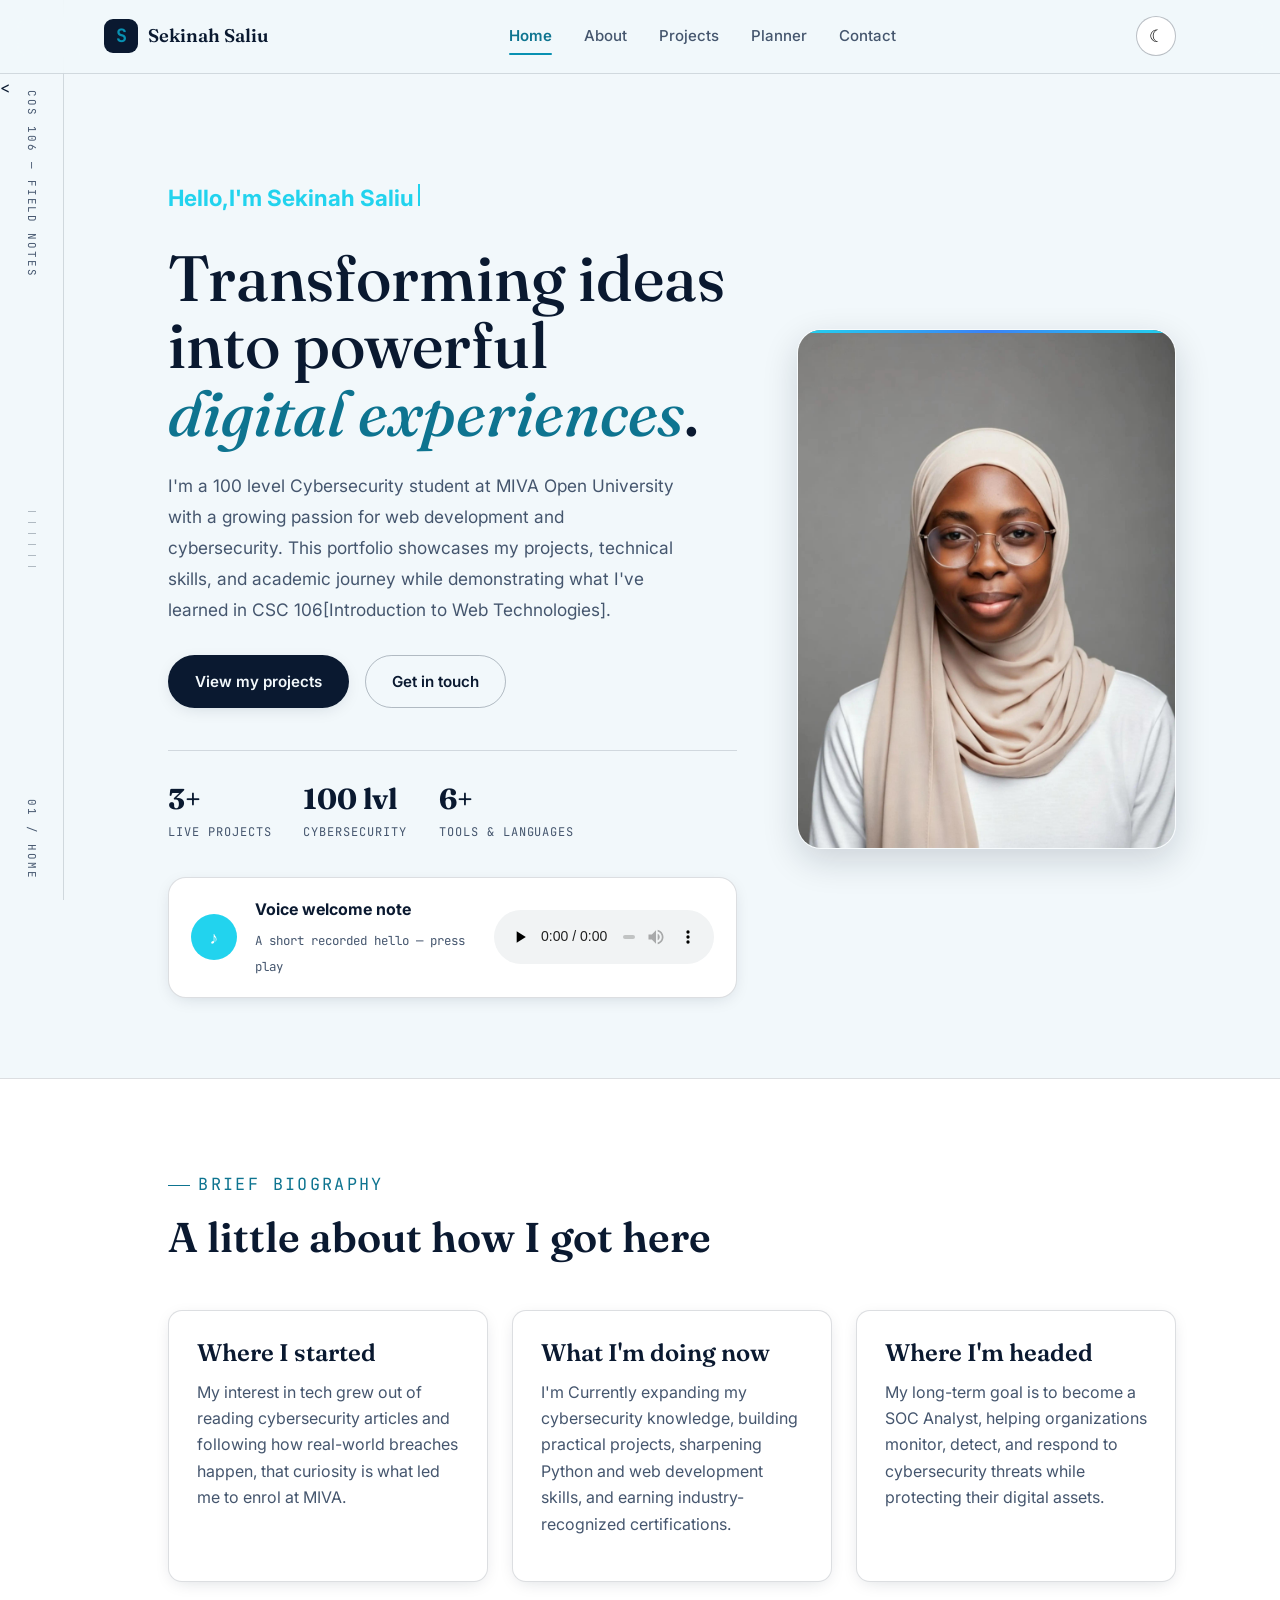
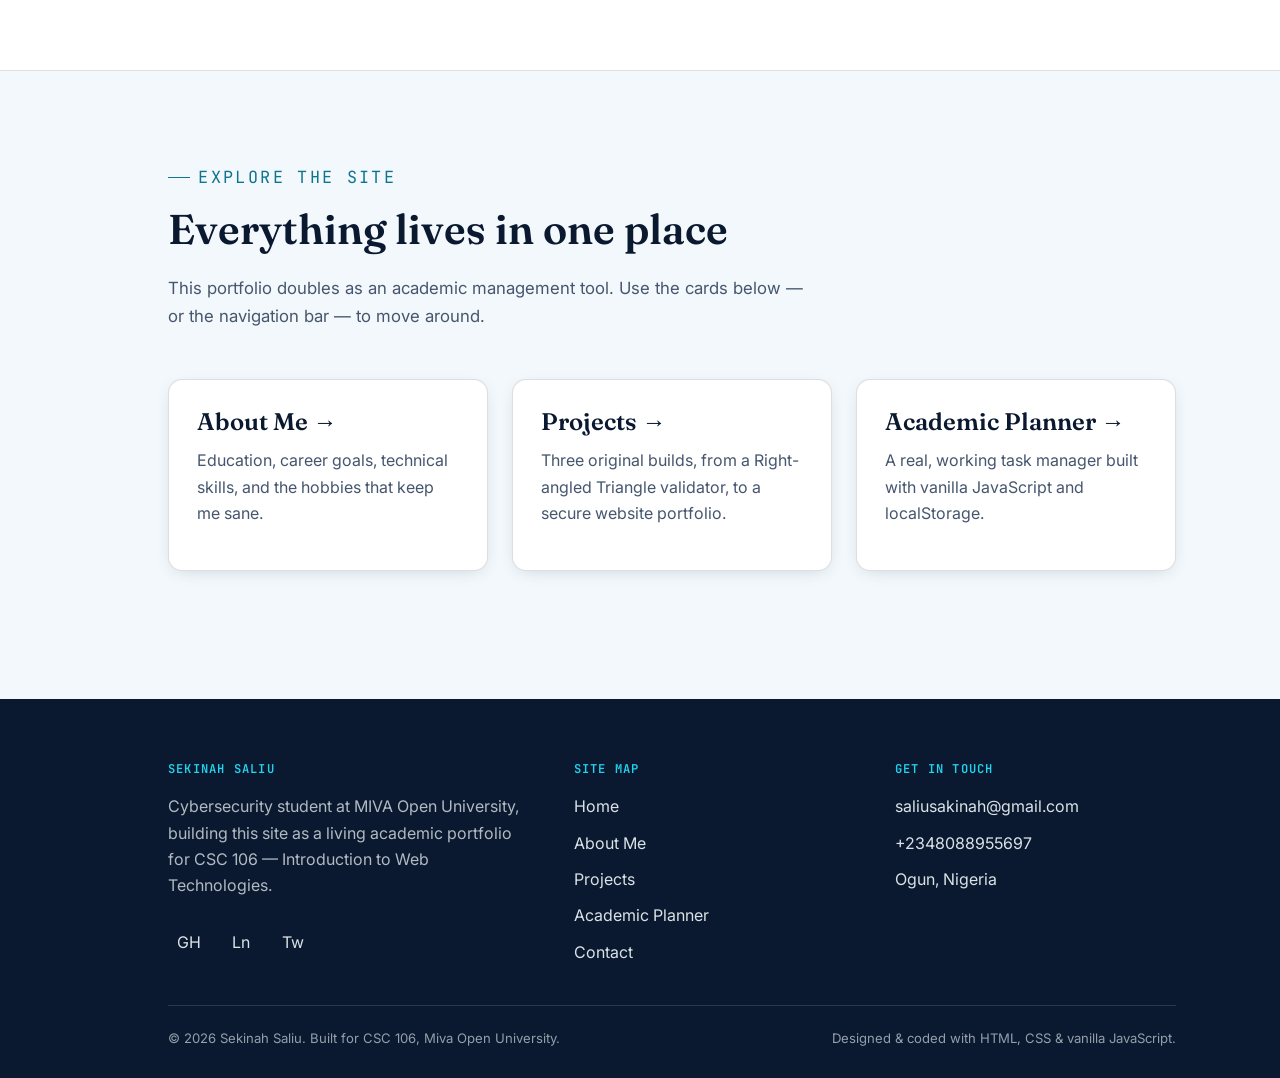
<file: index.html>
<!DOCTYPE html>
<html lang="en">
<head>
  <meta charset="UTF-8" />
  <meta name="viewport" content="width=device-width, initial-scale=1.0" />
  <title>Sekinah Saliu — Cybersecurity Student &amp; Aspiring SOC Analyst</title>
  <meta name="description" content="Personal academic portfolio of Sekinah Saliu, a 100 level Cybersecurity student at MIVA Open University, showcasing projects, skills, and an academic planner." />
  <link rel="icon" type="image/svg+xml" href="assets/img/favicon.svg" />

  <link rel="preconnect" href="https://fonts.googleapis.com" />
  <link rel="preconnect" href="https://fonts.gstatic.com" crossorigin />
  <link href="https://fonts.googleapis.com/css2?family=Fraunces:ital,opsz,wght@0,9..144,400;0,9..144,500;0,9..144,600;1,9..144,500&family=Inter:wght@400;500;600;700&family=JetBrains+Mono:wght@400;500&display=swap" rel="stylesheet" />

  <link rel="stylesheet" href="style.css" />
</head>
<body>

  <!-- Loading screen -->
  <div class="loader" data-loader>
    <div class="loader__mark">
      <span>COMPILING PORTFOLIO…</span>
      <div class="loader__bar"></div>
    </div>
  </div>

  <a class="skip-link" href="#main">Skip to main content</a>
  <div class="progress-bar" data-progress-bar></div>

  <!-- Signature margin spine -->
  <aside class="spine" aria-hidden="true">
    <span class="spine__label">COS 106 — FIELD NOTES</span>
    <div class="spine__ticks">
      <span class="spine__tick"></span><span class="spine__tick"></span><span class="spine__tick"></span>
      <span class="spine__tick"></span><span class="spine__tick"></span><span class="spine__tick"></span>
    </div>
    <span class="spine__label">01 / HOME</span>
  </aside>

  <!-- Header / Navigation -->
  <header class="site-header" data-site-header>
    <nav class="nav" data-nav aria-label="Primary">
      <a class="nav__brand" href="index.html">
        <span class="nav__brand-mark" aria-hidden="true">S</span>
        Sekinah Saliu
      </a>

      <ul class="nav__links">
        <li><a href="index.html" aria-current="page">Home</a></li>
        <li><a href="about.html">About</a></li>
        <li><a href="projects.html">Projects</a></li>
        <li><a href="planner.html">Planner</a></li>
        <li><a href="contact.html">Contact</a></li>
      </ul>

      <div class="nav__actions">
        <button class="theme-toggle" data-theme-toggle type="button" aria-pressed="false" aria-label="Switch to dark mode">☾</button>
        <button class="nav__toggle" data-nav-toggle type="button" aria-expanded="false" aria-controls="nav-links" aria-label="Toggle menu">
          <span></span><span></span><span></span>
        </button>
      </div>
    </nav>
  </header>

  <main id="main">

    <!-- Hero -->
    <<section class="hero">
  <div class="wrap hero__grid">
    <div class="hero__intro reveal">

      <p class="hero__type"
   data-typing="Hello,I'm Sekinah Saliu|You're welcome to my portfolio!"></p>

      <h1>Transforming ideas into powerful<span class="accent"> digital experiences</span>.</h1>
          <p class="hero__bio">
            I'm a 100 level Cybersecurity student at MIVA Open University with a growing passion for web development and cybersecurity. This portfolio showcases my projects, technical skills, and academic journey while demonstrating what I've learned in CSC 106[Introduction to Web Technologies].
          </p>

          <div class="hero__cta">
            <a class="btn btn--primary" href="projects.html">View my projects</a>
            <a class="btn btn--ghost" href="contact.html">Get in touch</a>
          </div>

          <div class="hero__stats">
            <div>
              <div class="hero__stat-num">3+</div>
              <div class="hero__stat-label">Live projects</div>
            </div>
            <div>
              <div class="hero__stat-num">100 lvl</div>
              <div class="hero__stat-label">Cybersecurity</div>
            </div>
            <div>
              <div class="hero__stat-num">6+</div>
              <div class="hero__stat-label">Tools &amp; languages</div>
            </div>
          </div>

          <div class="audio-card">
            <div class="audio-card__icon" aria-hidden="true">♪</div>
            <div class="audio-card__text">
              <strong>Voice welcome note</strong>
              <span>A short recorded hello — press play</span>
            </div>
            <audio controls preload="none">
              <source src="audio.mp3" type="audio/mpeg" />
              Your browser does not support the audio element.
            </audio>
          </div>
        </div>

        <div class="hero__portrait reveal">
      <img src="Profile.jpg" alt="Portrait of Sekinah Saliu">
    </div>

  </div>
</section>

    <!-- Quick bio -->
    <section class="section--muted">
      <div class="wrap">
        <div class="section-head reveal">
          <p class="eyebrow">Brief biography</p>
          <h2>A little about how I got here</h2>
        </div>

        <div class="grid-3 reveal-stagger">
          <article class="card reveal" style="--i:0">
            <h3>Where I started</h3>
            <p>My interest in tech grew out of reading cybersecurity articles and following how
              real-world breaches happen, that curiosity is what led me to enrol at MIVA.</p>
          </article>
          <article class="card reveal" style="--i:1">
            <h3>What I'm doing now</h3>
            <p>I'm Currently expanding my cybersecurity knowledge, building practical projects, sharpening Python and web development skills, and earning industry-recognized certifications.</p>
          </article>
          <article class="card reveal" style="--i:2">
            <h3>Where I'm headed</h3>
            <p>My long-term goal is to become a SOC Analyst, helping organizations monitor, detect, and respond to cybersecurity threats while protecting their digital assets.</p>
          </article>
        </div>
      </div>
    </section>

    <!-- Navigation preview cards -->
    <section>
      <div class="wrap">
        <div class="section-head reveal">
          <p class="eyebrow">Explore the site</p>
          <h2>Everything lives in one place</h2>
          <p>This portfolio doubles as an academic management tool. Use the cards below — or the
            navigation bar — to move around.</p>
        </div>

        <div class="grid-3 reveal-stagger">
          <a class="card reveal" style="--i:0" href="about.html">
            <h3>About Me →</h3>
            <p>Education, career goals, technical skills, and the hobbies that keep me sane.</p>
          </a>
          <a class="card reveal" style="--i:1" href="projects.html">
            <h3>Projects →</h3>
            <p>Three original builds, from a Right-angled Triangle validator, to a secure website portfolio.</p>
          </a>
          <a class="card reveal" style="--i:2" href="planner.html">
            <h3>Academic Planner →</h3>
            <p>A real, working task manager built with vanilla JavaScript and localStorage.</p>
          </a>
        </div>
      </div>
    </section>

  </main>

  <!-- Footer -->
  <footer class="site-footer">
    <div class="wrap">
      <div class="footer-grid">
        <div>
          <h4>Sekinah Saliu</h4>
          <p>Cybersecurity student at MIVA Open University, building this site as a
            living academic portfolio for CSC 106 — Introduction to Web Technologies.</p>
          <div class="social-row">
            <a href="https://github.com/" target="_blank" rel="noopener noreferrer" aria-label="GitHub profile">GH</a>
            <a href="https://linkedin.com/" target="_blank" rel="noopener noreferrer" aria-label="LinkedIn profile">Ln</a>
            <a href="https://twitter.com/" target="_blank" rel="noopener noreferrer" aria-label="Twitter profile">Tw</a>
          </div>
        </div>
        <div>
          <h4>Site map</h4>
          <ul>
            <li><a href="index.html">Home</a></li>
            <li><a href="about.html">About Me</a></li>
            <li><a href="projects.html">Projects</a></li>
            <li><a href="planner.html">Academic Planner</a></li>
            <li><a href="contact.html">Contact</a></li>
          </ul>
        </div>
        <div>
          <h4>Get in touch</h4>
          <ul>
            <li>saliusakinah@gmail.com</li>
            <li>+2348088955697</li>
            <li>Ogun, Nigeria</li>
          </ul>
        </div>
      </div>
      <div class="footer-bottom">
        <span>© <span data-year>2026</span> Sekinah Saliu. Built for CSC 106, Miva Open University.</span>
        <span>Designed &amp; coded with HTML, CSS &amp; vanilla JavaScript.</span>
      </div>
    </div>
  </footer>

  <button class="back-to-top" data-back-to-top type="button" aria-label="Back to top">↑</button>

  <script src="script.js"></script>
</body>
</html>
</file>
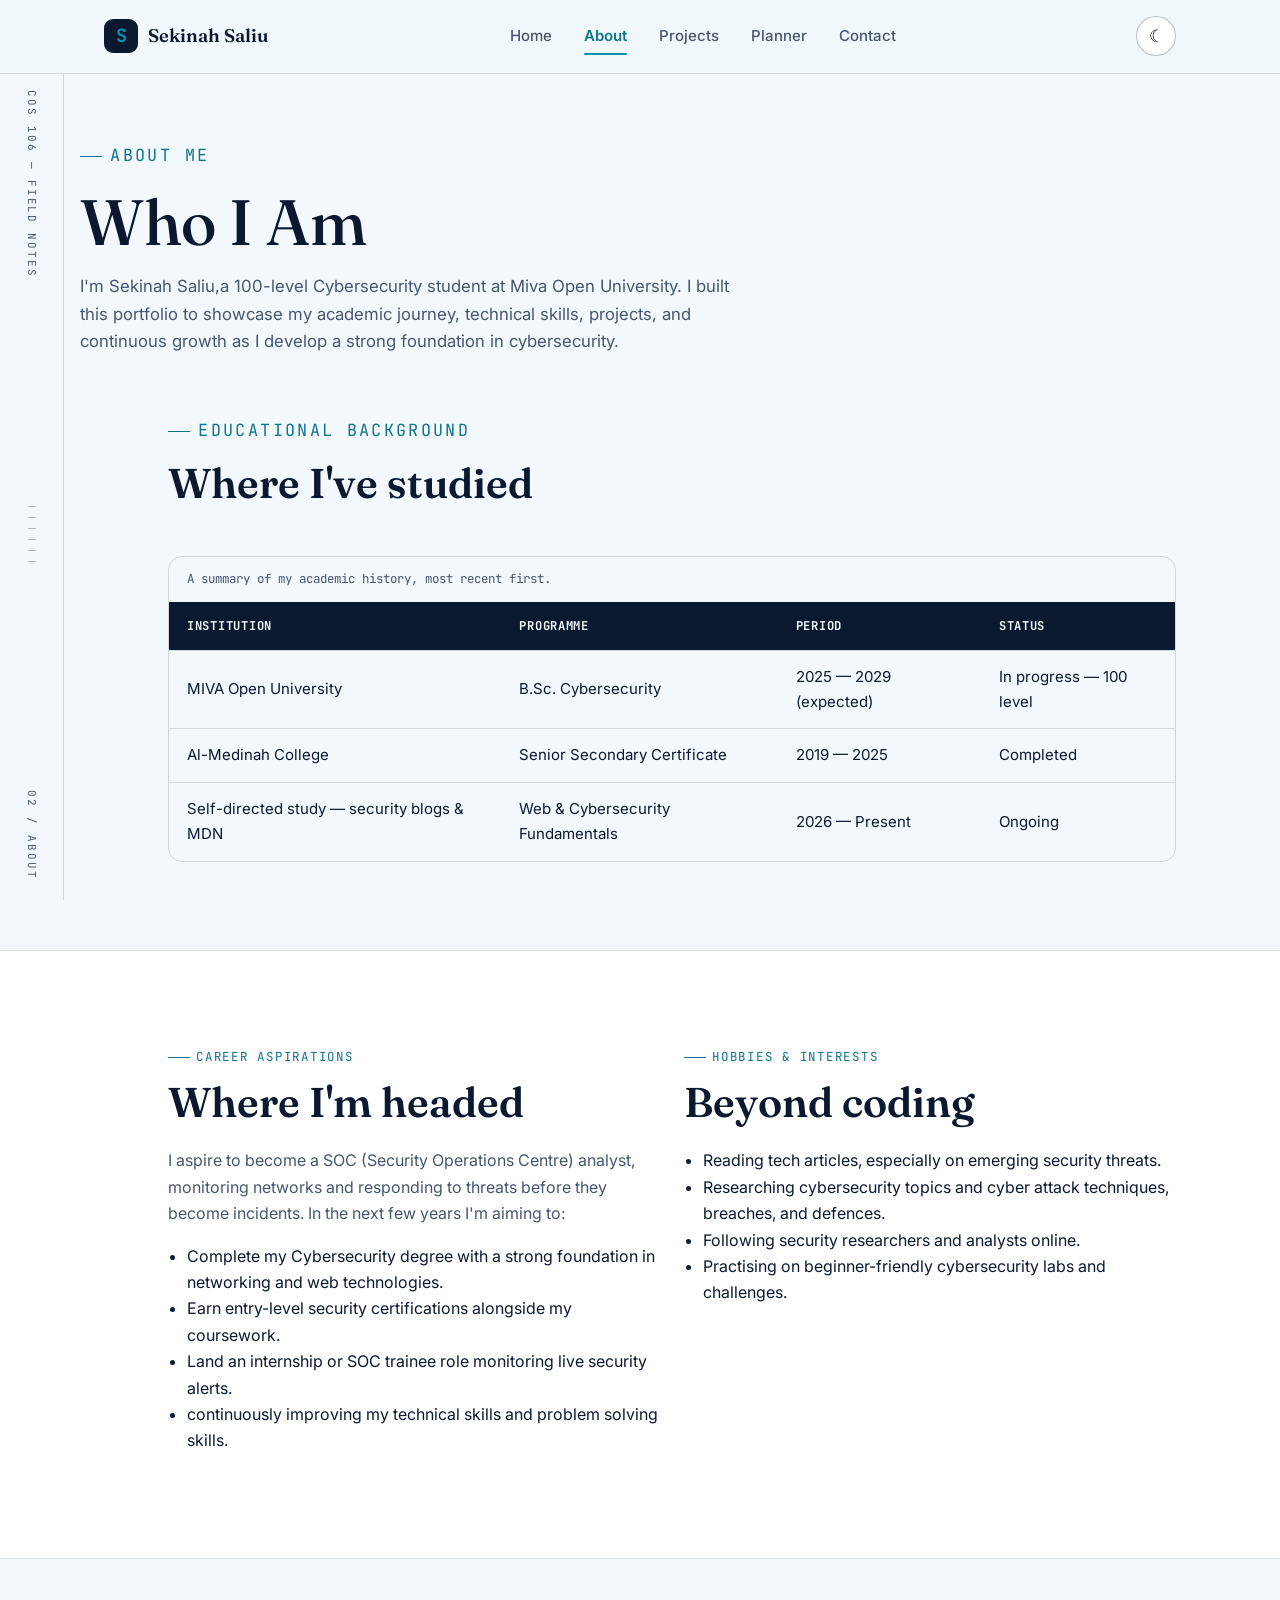
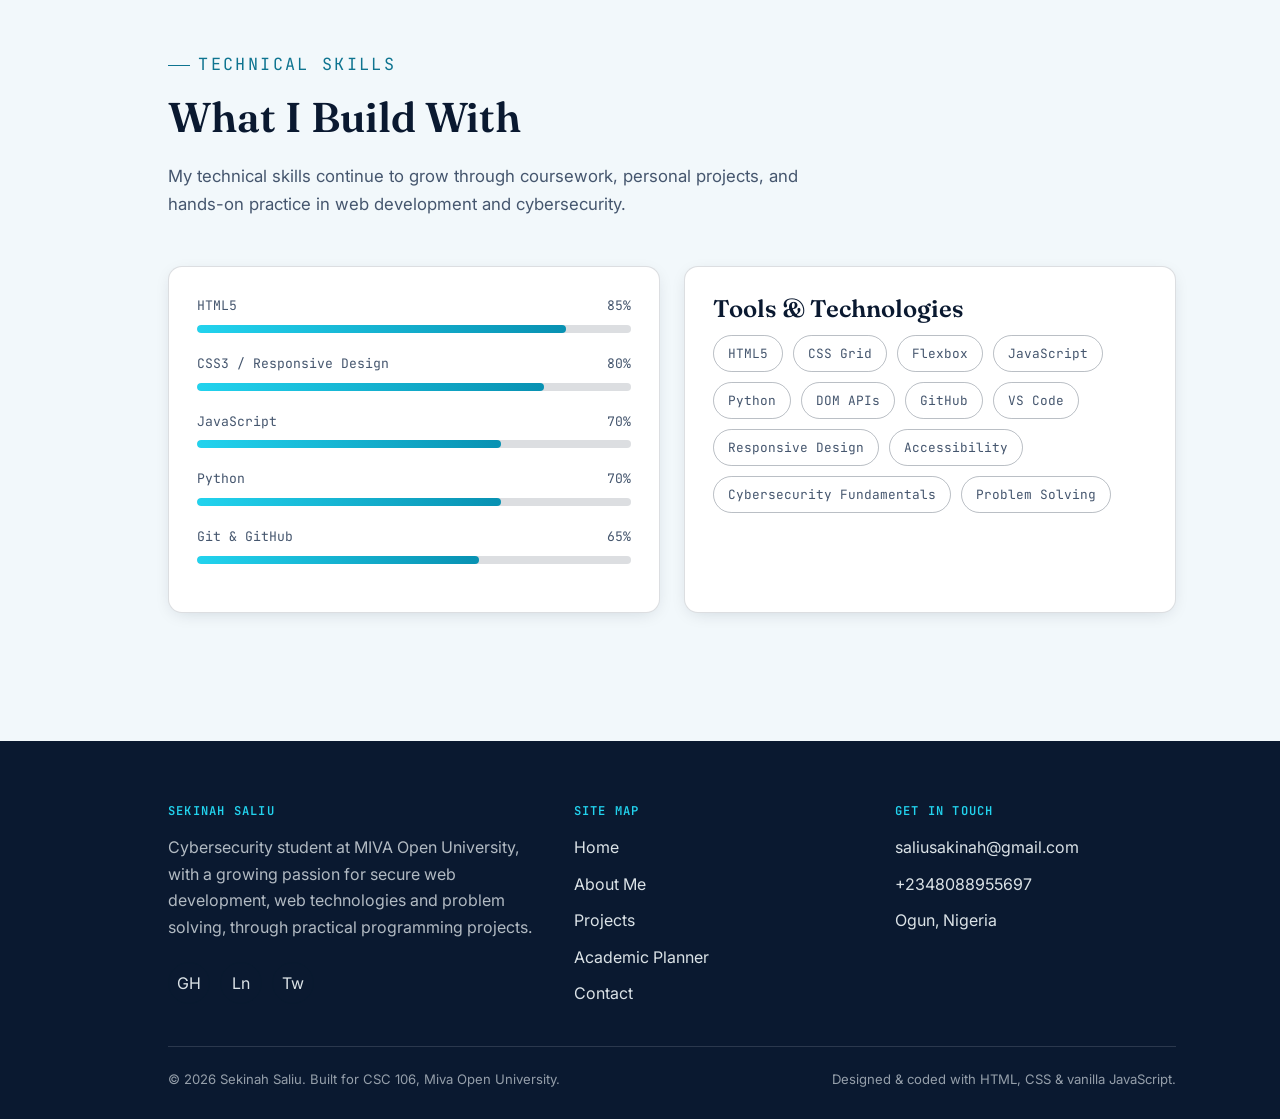
<file: about.html>
<!DOCTYPE html>
<html lang="en">
<head>
  <meta charset="UTF-8" />
  <meta name="viewport" content="width=device-width, initial-scale=1.0" />
  <title>About Me — Sekinah Saliu</title>
  <meta name="description" content="Education, career aspirations, technical skills, and hobbies of Sekinah Saliu, a 100 level Cybersecurity student." />
  <link rel="icon" type="image/svg+xml" href="assets/img/favicon.svg" />

  <link rel="preconnect" href="https://fonts.googleapis.com" />
  <link rel="preconnect" href="https://fonts.gstatic.com" crossorigin />
  <link href="https://fonts.googleapis.com/css2?family=Fraunces:ital,opsz,wght@0,9..144,400;0,9..144,500;0,9..144,600;1,9..144,500&family=Inter:wght@400;500;600;700&family=JetBrains+Mono:wght@400;500&display=swap" rel="stylesheet" />

  <link rel="stylesheet" href="style.css" />
</head>
<body>

  <div class="loader" data-loader>
    <div class="loader__mark">
      <span>LOADING PROFILE…</span>
      <div class="loader__bar"></div>
    </div>
  </div>

  <a class="skip-link" href="#main">Skip to main content</a>
  <div class="progress-bar" data-progress-bar></div>

  <aside class="spine" aria-hidden="true">
    <span class="spine__label">COS 106 — FIELD NOTES</span>
    <div class="spine__ticks">
      <span class="spine__tick"></span><span class="spine__tick"></span><span class="spine__tick"></span>
      <span class="spine__tick"></span><span class="spine__tick"></span><span class="spine__tick"></span>
    </div>
    <span class="spine__label">02 / ABOUT</span>
  </aside>

  <header class="site-header" data-site-header>
    <nav class="nav" data-nav aria-label="Primary">
      <a class="nav__brand" href="index.html">
        <span class="nav__brand-mark" aria-hidden="true">S</span>
        Sekinah Saliu
      </a>
      <ul class="nav__links">
        <li><a href="index.html">Home</a></li>
        <li><a href="about.html" aria-current="page">About</a></li>
        <li><a href="projects.html">Projects</a></li>
        <li><a href="planner.html">Planner</a></li>
        <li><a href="contact.html">Contact</a></li>
      </ul>
      <div class="nav__actions">
        <button class="theme-toggle" data-theme-toggle type="button" aria-pressed="false" aria-label="Switch to dark mode">☾</button>
        <button class="nav__toggle" data-nav-toggle type="button" aria-expanded="false" aria-controls="nav-links" aria-label="Toggle menu">
          <span></span><span></span><span></span>
        </button>
      </div>
    </nav>
  </header>

  <main id="main">

    <header class="page-header wrap">
  <p class="eyebrow reveal">About me</p>
  <h1 class="reveal">Who I Am</h1>
  <p class="reveal">
   I'm Sekinah Saliu,a 100-level Cybersecurity student at Miva Open University. I built this portfolio to showcase my academic journey, technical skills, projects, and continuous growth as I develop a strong foundation in cybersecurity.
   </p>

 </header>

    <!-- Education -->
    <section>
      <div class="wrap">
        <div class="section-head reveal">
          <p class="eyebrow">Educational background</p>
          <h2>Where I've studied</h2>
        </div>

        <div class="table-wrap reveal">
          <table>
            <caption>A summary of my academic history, most recent first.</caption>
            <thead>
              <tr>
                <th scope="col">Institution</th>
                <th scope="col">Programme</th>
                <th scope="col">Period</th>
                <th scope="col">Status</th>
              </tr>
            </thead>
            <tbody>
              <tr>
                <td>MIVA Open University</td>
                <td>B.Sc. Cybersecurity</td>
                <td>2025 — 2029 (expected)</td>
                <td>In progress — 100 level</td>
              </tr>
              <tr>
                <td>Al-Medinah College</td>
                <td>Senior Secondary Certificate</td>
                <td>2019 — 2025</td>
                <td>Completed</td>
              </tr>
              <tr>
                <td>Self-directed study — security blogs &amp; MDN</td>
                <td>Web &amp; Cybersecurity Fundamentals</td>
                <td>2026 — Present</td>
                <td>Ongoing</td>
              </tr>
            </tbody>
          </table>
        </div>
      </div>
    </section>

    <!-- Career aspirations -->
    <section class="section--muted">
      <div class="wrap grid-2">
        <div class="reveal">
          <p class="eyebrow">Career aspirations</p>
          <h2>Where I'm headed</h2>
          <p>I aspire to become a SOC (Security Operations Centre) analyst, monitoring networks and
            responding to threats before they become incidents. In the next few years I'm aiming to:</p>
          <ul>
            <li>Complete my Cybersecurity degree with a strong foundation in networking and web technologies.</li>
            <li>Earn entry-level security certifications alongside my coursework.</li>
            <li>Land an internship or SOC trainee role monitoring live security alerts.</li>
            <li>continuously improving my technical skills and problem solving skills.</li>
          </ul>
        </div>
        <div class="reveal">
          <p class="eyebrow">Hobbies &amp; interests</p>
          <h2>Beyond coding</h2>
          <ul>
            <li>Reading tech articles, especially on emerging security threats.</li>
            <li>Researching cybersecurity topics and cyber attack techniques, breaches, and defences.</li>
            <li>Following security researchers and analysts online.</li>
            <li>Practising on beginner-friendly cybersecurity labs and challenges.</li>
          </ul>
        </div>
      </div>
    </section>

    <!-- Technical skills -->
    <section>
  <div class="wrap">

    <div class="section-head reveal">
      <p class="eyebrow">Technical Skills</p>
      <h2>What I Build With</h2>

      <p>
        My technical skills continue to grow through coursework, personal
        projects, and hands-on practice in web development and cybersecurity.
      </p>
    </div>

    <div class="grid-2">

      <div class="card reveal">

        <div class="skill">
          <div class="skill__top">
            <span>HTML5</span>
            <span>85%</span>
          </div>
          <div class="skill__track">
            <div class="skill__fill" data-skill-fill="85"></div>
          </div>
        </div>

        <div class="skill">
          <div class="skill__top">
            <span>CSS3 / Responsive Design</span>
            <span>80%</span>
          </div>
          <div class="skill__track">
            <div class="skill__fill" data-skill-fill="80"></div>
          </div>
        </div>

        <div class="skill">
          <div class="skill__top">
            <span>JavaScript</span>
            <span>70%</span>
          </div>
          <div class="skill__track">
            <div class="skill__fill" data-skill-fill="70"></div>
          </div>
        </div>

        <div class="skill">
          <div class="skill__top">
            <span>Python</span>
            <span>70%</span>
          </div>
          <div class="skill__track">
            <div class="skill__fill" data-skill-fill="70"></div>
          </div>
        </div>

        <div class="skill">
          <div class="skill__top">
            <span>Git &amp; GitHub</span>
            <span>65%</span>
          </div>
          <div class="skill__track">
            <div class="skill__fill" data-skill-fill="65"></div>
          </div>
        </div>

      </div>

      <div class="card reveal">

        <h3>Tools &amp; Technologies</h3>

        <ul class="tag-list">
          <li>HTML5</li>
          <li>CSS Grid</li>
          <li>Flexbox</li>
          <li>JavaScript</li>
          <li>Python</li>
          <li>DOM APIs</li>
          <li>GitHub</li>
          <li>VS Code</li>
          <li>Responsive Design</li>
          <li>Accessibility</li>
          <li>Cybersecurity Fundamentals</li>
          <li>Problem Solving</li>
        </ul>

      </div>

    </div>

  </div>
</section>

  </main>

  <footer class="site-footer">
    <div class="wrap">
      <div class="footer-grid">
        <div>
          <h4>Sekinah Saliu</h4>
          <p>Cybersecurity student at MIVA Open University, with a growing passion for secure web development, web technologies and problem solving, through practical programming projects.</p>
          <div class="social-row">
            <a href="https://github.com/5682" target="_blank" rel="noopener noreferrer" aria-label="GitHub profile">GH</a>
            <a href="https://linkedin.com/" target="_blank" rel="noopener noreferrer" aria-label="LinkedIn profile">Ln</a>
            <a href="https://twitter.com/" target="_blank" rel="noopener noreferrer" aria-label="Twitter profile">Tw</a>
          </div>
        </div>
        <div>
          <h4>Site map</h4>
          <ul>
            <li><a href="index.html">Home</a></li>
            <li><a href="about.html">About Me</a></li>
            <li><a href="projects.html">Projects</a></li>
            <li><a href="planner.html">Academic Planner</a></li>
            <li><a href="contact.html">Contact</a></li>
          </ul>
        </div>
        <div>
          <h4>Get in touch</h4>
          <ul>
            <li>saliusakinah@gmail.com</li>
            <li>+2348088955697</li>
            <li>Ogun, Nigeria</li>
          </ul>
        </div>
      </div>
      <div class="footer-bottom">
        <span>© <span data-year>2026</span> Sekinah Saliu. Built for CSC 106, Miva Open University.</span>
        <span>Designed &amp; coded with HTML, CSS &amp; vanilla JavaScript.</span>
      </div>
    </div>
  </footer>

  <button class="back-to-top" data-back-to-top type="button" aria-label="Back to top">↑</button>

  <script src="script.js"></script>
</body>
</html>
</file>
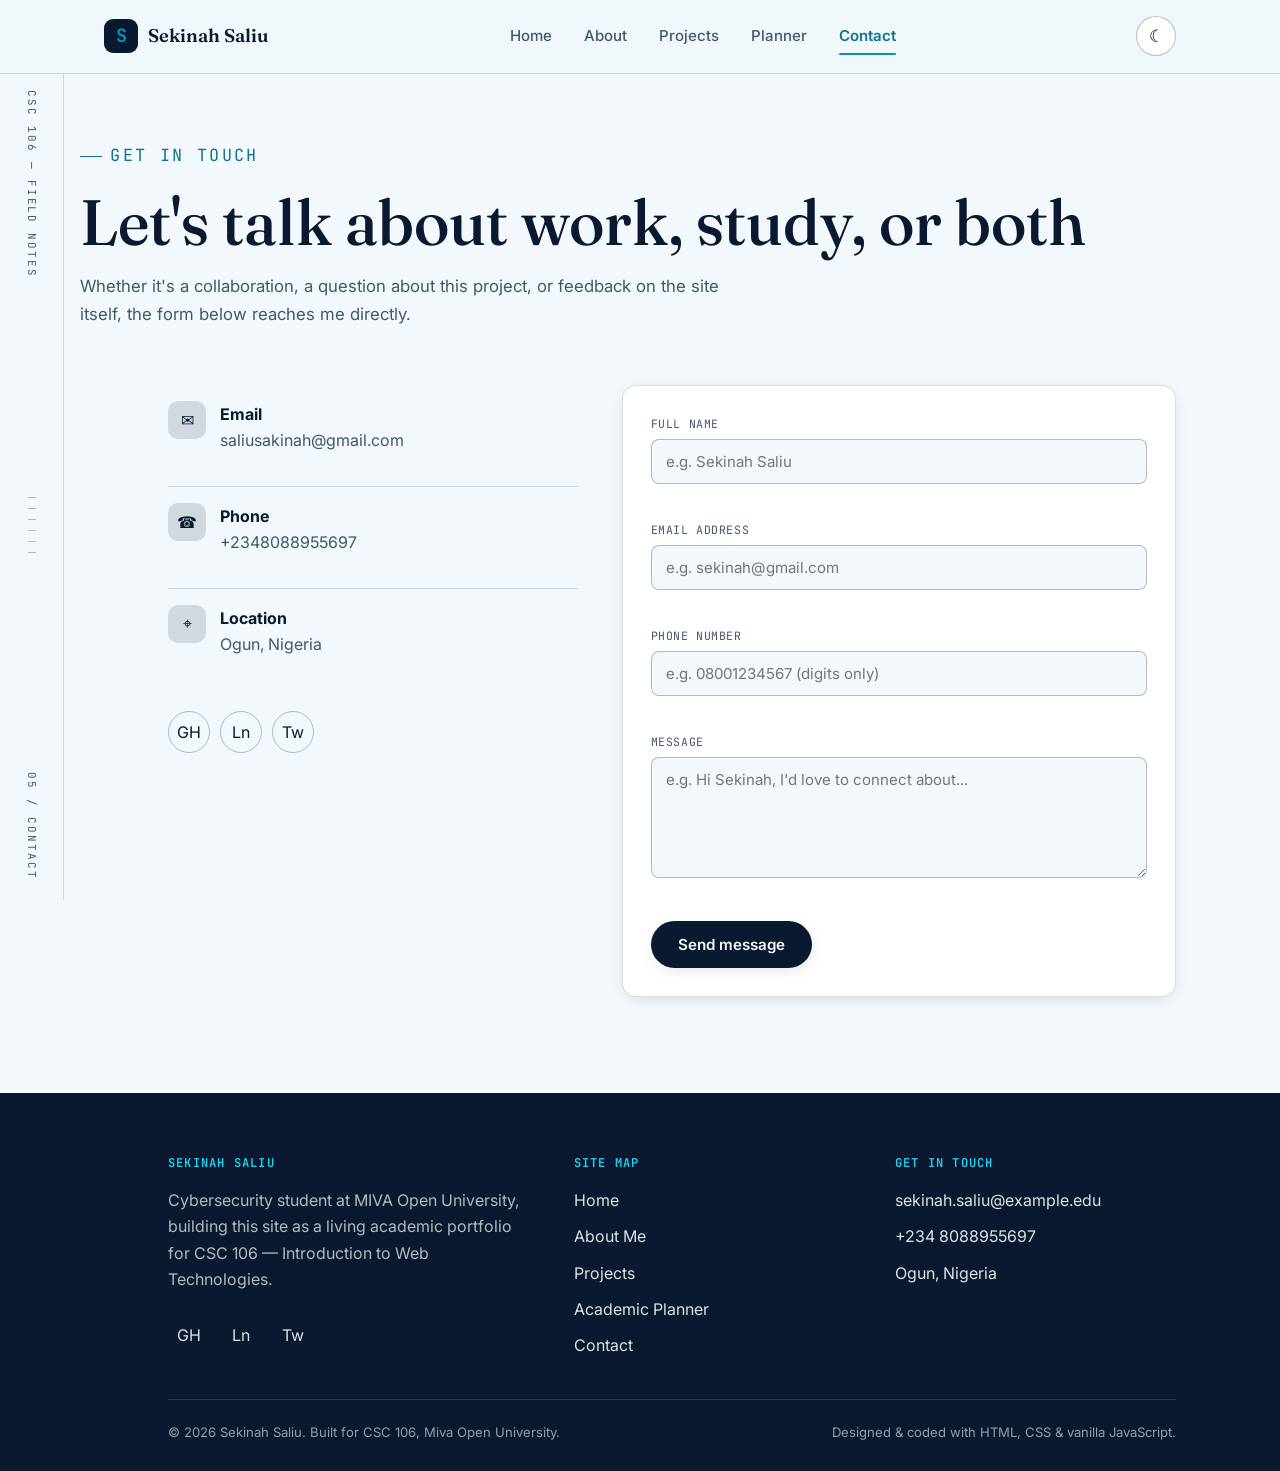
<file: contact.html>
<!DOCTYPE html>
<html lang="en">
<head>
  <meta charset="UTF-8" />
  <meta name="viewport" content="width=device-width, initial-scale=1.0" />
  <title>Contact — Sekinah Saliu</title>
  <meta name="description" content="Get in touch with Sekinah Saliu via the contact form, email, or social media." />
  <link rel="icon" type="image/svg+xml" href="assets/img/favicon.svg" />

  <link rel="preconnect" href="https://fonts.googleapis.com" />
  <link rel="preconnect" href="https://fonts.gstatic.com" crossorigin />
  <link href="https://fonts.googleapis.com/css2?family=Fraunces:ital,opsz,wght@0,9..144,400;0,9..144,500;0,9..144,600;1,9..144,500&family=Inter:wght@400;500;600;700&family=JetBrains+Mono:wght@400;500&display=swap" rel="stylesheet" />

  <link rel="stylesheet" href="style.css" />
</head>
<body>

  <div class="loader" data-loader>
    <div class="loader__mark">
      <span>OPENING INBOX…</span>
      <div class="loader__bar"></div>
    </div>
  </div>

  <a class="skip-link" href="#main">Skip to main content</a>
  <div class="progress-bar" data-progress-bar></div>

  <aside class="spine" aria-hidden="true">
    <span class="spine__label">CSC 106 — FIELD NOTES</span>
    <div class="spine__ticks">
      <span class="spine__tick"></span><span class="spine__tick"></span><span class="spine__tick"></span>
      <span class="spine__tick"></span><span class="spine__tick"></span><span class="spine__tick"></span>
    </div>
    <span class="spine__label">05 / CONTACT</span>
  </aside>

  <header class="site-header" data-site-header>
    <nav class="nav" data-nav aria-label="Primary">
      <a class="nav__brand" href="index.html">
        <span class="nav__brand-mark" aria-hidden="true">S</span>
        Sekinah Saliu
      </a>
      <ul class="nav__links">
        <li><a href="index.html">Home</a></li>
        <li><a href="about.html">About</a></li>
        <li><a href="projects.html">Projects</a></li>
        <li><a href="planner.html">Planner</a></li>
        <li><a href="contact.html" aria-current="page">Contact</a></li>
      </ul>
      <div class="nav__actions">
        <button class="theme-toggle" data-theme-toggle type="button" aria-pressed="false" aria-label="Switch to dark mode">☾</button>
        <button class="nav__toggle" data-nav-toggle type="button" aria-expanded="false" aria-controls="nav-links" aria-label="Toggle menu">
          <span></span><span></span><span></span>
        </button>
      </div>
    </nav>
  </header>

  <main id="main">

    <header class="page-header wrap">
      <p class="eyebrow reveal">Get in touch</p>
      <h1 class="reveal">Let's talk about work, study, or both</h1>
      <p class="reveal">Whether it's a collaboration, a question about this project, or feedback
        on the site itself, the form below reaches me directly.</p>
    </header>

    <section class="section--tight">
      <div class="wrap contact-grid">

        <div class="reveal">
          <div class="contact-info__item">
            <div class="contact-info__icon" aria-hidden="true">✉</div>
            <div>
              <strong>Email</strong>
              <p>saliusakinah@gmail.com</p>
            </div>
          </div>
          <div class="contact-info__item">
            <div class="contact-info__icon" aria-hidden="true">☎</div>
            <div>
              <strong>Phone</strong>
              <p>+2348088955697</p>
            </div>
          </div>
          <div class="contact-info__item">
            <div class="contact-info__icon" aria-hidden="true">⌖</div>
            <div>
              <strong>Location</strong>
              <p>Ogun, Nigeria</p>
            </div>
          </div>

          <div class="social-row">
            <a href="https://github.com/" target="_blank" rel="noopener noreferrer" aria-label="GitHub profile">GH</a>
            <a href="https://linkedin.com/" target="_blank" rel="noopener noreferrer" aria-label="LinkedIn profile">Ln</a>
            <a href="https://twitter.com/" target="_blank" rel="noopener noreferrer" aria-label="Twitter profile">Tw</a>
          </div>
        </div>

        <div class="card reveal">
          <div class="form-status" data-form-status role="alert"></div>

          <form data-contact-form novalidate>
            <div class="field">
              <label for="contactName">Full name</label>
              <input type="text" id="contactName" name="name" autocomplete="name" placeholder="e.g. Sekinah Saliu" required aria-describedby="nameError" />
              <span class="field-error" id="nameError" data-field-error></span>
            </div>

            <div class="field">
              <label for="contactEmail">Email address</label>
              <input type="email" id="contactEmail" name="email" autocomplete="email" placeholder="e.g. sekinah@gmail.com" required aria-describedby="emailError" />
              <span class="field-error" id="emailError" data-field-error></span>
            </div>

            <div class="field">
              <label for="contactPhone">Phone number</label>
              <input type="tel" id="contactPhone" name="phone" autocomplete="tel" inputmode="numeric" placeholder="e.g. 08001234567 (digits only)" required aria-describedby="phoneError" />
              <span class="field-error" id="phoneError" data-field-error></span>
            </div>

            <div class="field">
              <label for="contactMessage">Message</label>
              <textarea id="contactMessage" name="message" rows="5" placeholder="e.g. Hi Sekinah, I'd love to connect about..." required aria-describedby="messageError"></textarea>
              <span class="field-error" id="messageError" data-field-error></span>
            </div>

            <button class="btn btn--primary" type="submit">Send message</button>
          </form>
        </div>

      </div>
    </section>

  </main>

  <footer class="site-footer">
    <div class="wrap">
      <div class="footer-grid">
        <div>
          <h4>Sekinah Saliu</h4>
          <p>Cybersecurity student at MIVA Open University, building this site as a
            living academic portfolio for CSC 106 — Introduction to Web Technologies.</p>
          <div class="social-row">
            <a href="https://github.com/" target="_blank" rel="noopener noreferrer" aria-label="GitHub profile">GH</a>
            <a href="https://linkedin.com/" target="_blank" rel="noopener noreferrer" aria-label="LinkedIn profile">Ln</a>
            <a href="https://twitter.com/" target="_blank" rel="noopener noreferrer" aria-label="Twitter profile">Tw</a>
          </div>
        </div>
        <div>
          <h4>Site map</h4>
          <ul>
            <li><a href="index.html">Home</a></li>
            <li><a href="about.html">About Me</a></li>
            <li><a href="projects.html">Projects</a></li>
            <li><a href="planner.html">Academic Planner</a></li>
            <li><a href="contact.html">Contact</a></li>
          </ul>
        </div>
        <div>
          <h4>Get in touch</h4>
          <ul>
            <li>sekinah.saliu@example.edu</li>
            <li>+234 8088955697</li>
            <li>Ogun, Nigeria</li>
          </ul>
        </div>
      </div>
      <div class="footer-bottom">
        <span>© <span data-year>2026</span> Sekinah Saliu. Built for CSC 106, Miva Open University.</span>
        <span>Designed &amp; coded with HTML, CSS &amp; vanilla JavaScript.</span>
      </div>
    </div>
  </footer>

  <button class="back-to-top" data-back-to-top type="button" aria-label="Back to top">↑</button>

  <script src="script.js"></script>
</body>
</html>
</file>
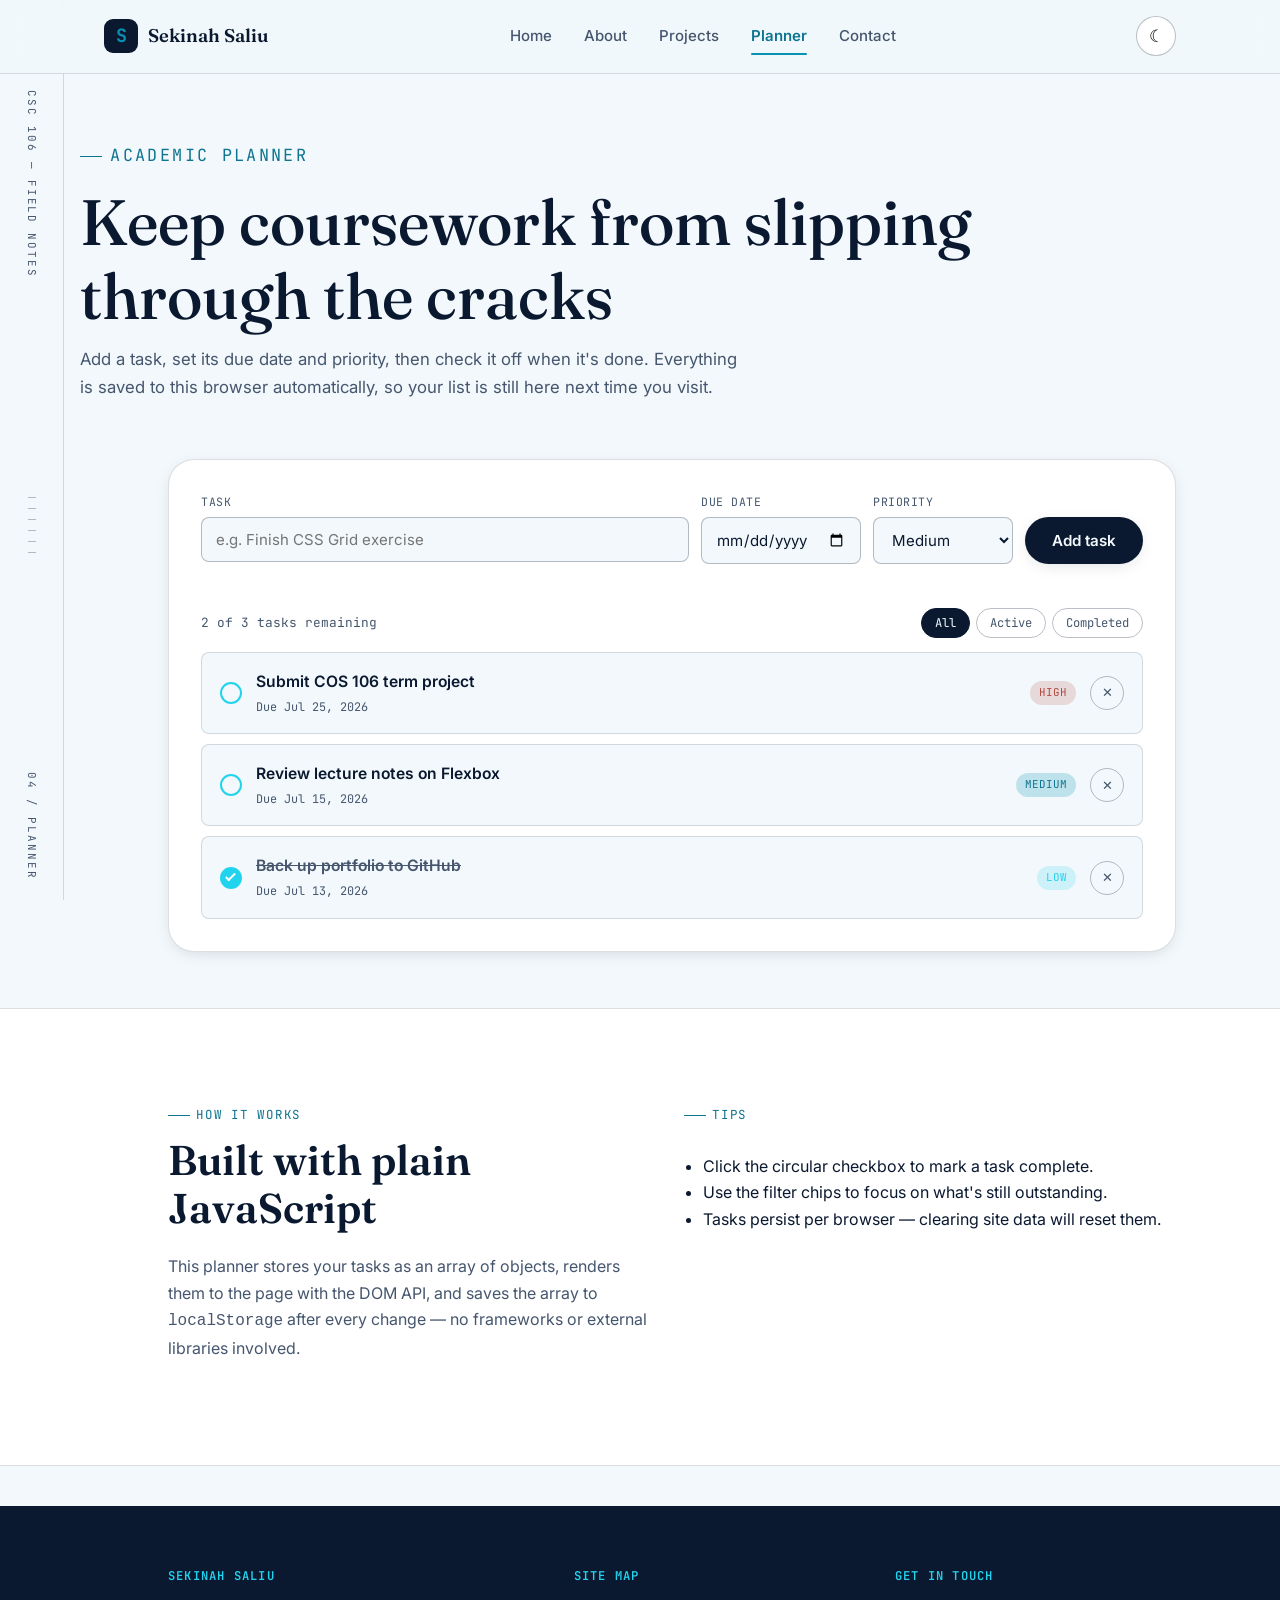
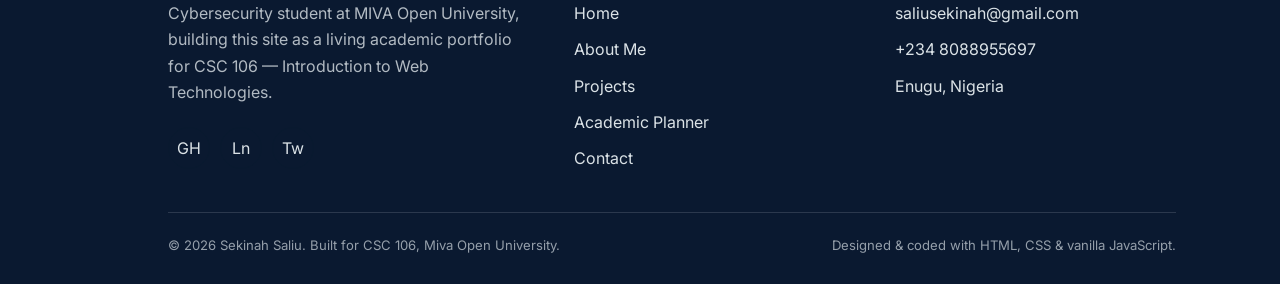
<file: planner.html>
<!DOCTYPE html>
<html lang="en">
<head>
  <meta charset="UTF-8" />
  <meta name="viewport" content="width=device-width, initial-scale=1.0" />
  <title>Academic Planner — Sekinah Saliu</title>
  <meta name="description" content="An interactive academic planner for adding, completing, and deleting coursework tasks, built with vanilla JavaScript." />
  <link rel="icon" type="image/svg+xml" href="assets/img/favicon.svg" />

  <link rel="preconnect" href="https://fonts.googleapis.com" />
  <link rel="preconnect" href="https://fonts.gstatic.com" crossorigin />
  <link href="https://fonts.googleapis.com/css2?family=Fraunces:ital,opsz,wght@0,9..144,400;0,9..144,500;0,9..144,600;1,9..144,500&family=Inter:wght@400;500;600;700&family=JetBrains+Mono:wght@400;500&display=swap" rel="stylesheet" />

  <link rel="stylesheet" href="style.css" />
</head>
<body>

  <div class="loader" data-loader>
    <div class="loader__mark">
      <span>SYNCING TASKS…</span>
      <div class="loader__bar"></div>
    </div>
  </div>

  <a class="skip-link" href="#main">Skip to main content</a>
  <div class="progress-bar" data-progress-bar></div>

  <aside class="spine" aria-hidden="true">
    <span class="spine__label">CSC 106 — FIELD NOTES</span>
    <div class="spine__ticks">
      <span class="spine__tick"></span><span class="spine__tick"></span><span class="spine__tick"></span>
      <span class="spine__tick"></span><span class="spine__tick"></span><span class="spine__tick"></span>
    </div>
    <span class="spine__label">04 / PLANNER</span>
  </aside>

  <header class="site-header" data-site-header>
    <nav class="nav" data-nav aria-label="Primary">
      <a class="nav__brand" href="index.html">
        <span class="nav__brand-mark" aria-hidden="true">S</span>
        Sekinah Saliu
      </a>
      <ul class="nav__links">
        <li><a href="index.html">Home</a></li>
        <li><a href="about.html">About</a></li>
        <li><a href="projects.html">Projects</a></li>
        <li><a href="planner.html" aria-current="page">Planner</a></li>
        <li><a href="contact.html">Contact</a></li>
      </ul>
      <div class="nav__actions">
        <button class="theme-toggle" data-theme-toggle type="button" aria-pressed="false" aria-label="Switch to dark mode">☾</button>
        <button class="nav__toggle" data-nav-toggle type="button" aria-expanded="false" aria-controls="nav-links" aria-label="Toggle menu">
          <span></span><span></span><span></span>
        </button>
      </div>
    </nav>
  </header>

  <main id="main">

    <header class="page-header wrap">
      <p class="eyebrow reveal">Academic planner</p>
      <h1 class="reveal">Keep coursework from slipping through the cracks</h1>
      <p class="reveal">Add a task, set its due date and priority, then check it off when it's
        done. Everything is saved to this browser automatically, so your list is still here next
        time you visit.</p>
    </header>

    <section class="section--tight">
      <div class="wrap">
        <div class="planner reveal">

          <form data-planner-form novalidate>
            <div class="planner__form">
              <div class="field">
                <label for="taskTitle">Task</label>
                <input type="text" id="taskTitle" name="taskTitle" placeholder="e.g. Finish CSS Grid exercise" required />
              </div>
              <div class="field">
                <label for="taskDue">Due date</label>
                <input type="date" id="taskDue" name="taskDue" />
              </div>
              <div class="field">
                <label for="taskPriority">Priority</label>
                <select id="taskPriority" name="taskPriority">
                  <option value="low">Low</option>
                  <option value="medium" selected>Medium</option>
                  <option value="high">High</option>
                </select>
              </div>
              <div class="field field--submit">
                <button class="btn btn--primary" type="submit">Add task</button>
              </div>
            </div>
          </form>

          <div class="planner__meta">
            <span data-task-count>Loading tasks…</span>
            <div class="planner__filters" role="group" aria-label="Filter tasks">
              <button class="chip" type="button" data-filter="all" aria-pressed="true">All</button>
              <button class="chip" type="button" data-filter="active" aria-pressed="false">Active</button>
              <button class="chip" type="button" data-filter="completed" aria-pressed="false">Completed</button>
            </div>
          </div>

          <ul class="task-list" data-task-list aria-live="polite"></ul>

          <p class="empty-state" data-empty-state style="display:none;">
            Nothing here yet — add your first task above.
          </p>

        </div>
      </div>
    </section>

    <section class="section--muted">
      <div class="wrap grid-2">
        <div class="reveal">
          <p class="eyebrow">How it works</p>
          <h2>Built with plain JavaScript</h2>
          <p>This planner stores your tasks as an array of objects, renders them to the page with
            the DOM API, and saves the array to <code>localStorage</code> after every change —
            no frameworks or external libraries involved.</p>
        </div>
        <div class="reveal">
          <p class="eyebrow">Tips</p>
          <ul>
            <li>Click the circular checkbox to mark a task complete.</li>
            <li>Use the filter chips to focus on what's still outstanding.</li>
            <li>Tasks persist per browser — clearing site data will reset them.</li>
          </ul>
        </div>
      </div>
    </section>

  </main>

  <footer class="site-footer">
    <div class="wrap">
      <div class="footer-grid">
        <div>
          <h4>Sekinah Saliu</h4>
          <p>Cybersecurity student at MIVA Open University, building this site as a
            living academic portfolio for CSC 106 — Introduction to Web Technologies.</p>
          <div class="social-row">
            <a href="https://github.com/" target="_blank" rel="noopener noreferrer" aria-label="GitHub profile">GH</a>
            <a href="https://linkedin.com/" target="_blank" rel="noopener noreferrer" aria-label="LinkedIn profile">Ln</a>
            <a href="https://twitter.com/" target="_blank" rel="noopener noreferrer" aria-label="Twitter profile">Tw</a>
          </div>
        </div>
        <div>
          <h4>Site map</h4>
          <ul>
            <li><a href="index.html">Home</a></li>
            <li><a href="about.html">About Me</a></li>
            <li><a href="projects.html">Projects</a></li>
            <li><a href="planner.html">Academic Planner</a></li>
            <li><a href="contact.html">Contact</a></li>
          </ul>
        </div>
        <div>
          <h4>Get in touch</h4>
          <ul>
            <li>saliusekinah@gmail.com</li>
            <li>+234 8088955697</li>
            <li>Enugu, Nigeria</li>
          </ul>
        </div>
      </div>
      <div class="footer-bottom">
        <span>© <span data-year>2026</span> Sekinah Saliu. Built for CSC 106, Miva Open University.</span>
        <span>Designed &amp; coded with HTML, CSS &amp; vanilla JavaScript.</span>
      </div>
    </div>
  </footer>

  <button class="back-to-top" data-back-to-top type="button" aria-label="Back to top">↑</button>

  <script src="script.js"></script>
</body>
</html>
</file>
<file: style.css>
/* =========================================================================
   COS 106 · Student Portfolio & Academic Management Website
   Stylesheet
   -------------------------------------------------------------------------
   Design language: "Field Notebook" — a working academic notebook feel,
   now in a Midnight Blue + Cyan palette. Deep navy grounds the layout,
   bright cyan carries every accent, a monospace utility face handles
   labels/data, a serif display face handles headings. Dark mode swaps
   the base to full midnight blue without changing the structure.
   ========================================================================= */

/* -------------------------------------------------------------------------
   1. Design tokens
   ------------------------------------------------------------------------- */
:root {
  /* Colour palette (light mode) — Midnight Blue + Cyan */
  --color-paper: #f2f8fb;
  --color-paper-raised: #ffffff;
  --color-ink: #0a1930;
  --color-ink-soft: #45566e;
  --color-navy: #0a1930;
  --color-amber: #0891b2;
  --color-amber-strong: #0e7490;
  --color-teal: #22d3ee;
  --color-rose: #b1493f;
  --color-line: rgba(10, 25, 48, 0.14);
  --color-line-strong: rgba(10, 25, 48, 0.28);

  --shadow-soft: 0 10px 30px -12px rgba(10, 25, 48, 0.25);
  --shadow-card: 0 4px 18px -6px rgba(10, 25, 48, 0.18);

  /* Typography */
  --font-display: "Fraunces", Georgia, "Times New Roman", serif;
  --font-body: "Inter", -apple-system, BlinkMacSystemFont, "Segoe UI", sans-serif;
  --font-mono: "JetBrains Mono", "Courier New", monospace;

  /* Layout */
  --content-width: 1120px;
  --spine-width: 64px;
  --radius-sm: 8px;
  --radius-md: 14px;
  --radius-lg: 26px;

  --transition-fast: 160ms ease;
  --transition-med: 320ms cubic-bezier(0.22, 1, 0.36, 1);
}

[data-theme="dark"] {
  --color-paper: #0a1930;
  --color-paper-raised: #10233f;
  --color-ink: #e8f6fb;
  --color-ink-soft: #a9c4d9;
  --color-navy: #e8f6fb;
  --color-amber: #22d3ee;
  --color-amber-strong: #67e8f9;
  --color-teal: #06b6d4;
  --color-rose: #e08277;
  --color-line: rgba(232, 246, 251, 0.14);
  --color-line-strong: rgba(232, 246, 251, 0.28);
  --shadow-soft: 0 10px 30px -12px rgba(0, 0, 0, 0.55);
  --shadow-card: 0 4px 18px -6px rgba(0, 0, 0, 0.45);
}

/* -------------------------------------------------------------------------
   2. Reset & base
   ------------------------------------------------------------------------- */
*,
*::before,
*::after { box-sizing: border-box; }

html {
  scroll-behavior: smooth;
  -webkit-text-size-adjust: 100%;
}

@media (prefers-reduced-motion: reduce) {
  html { scroll-behavior: auto; }
  *, *::before, *::after {
    animation-duration: 0.001ms !important;
    animation-iteration-count: 1 !important;
    transition-duration: 0.001ms !important;
    scroll-behavior: auto !important;
  }
}

body {
  margin: 0;
  background: var(--color-paper);
  color: var(--color-ink);
  font-family: var(--font-body);
  font-size: 16px;
  line-height: 1.65;
  overflow-x: hidden;
  transition: background var(--transition-med), color var(--transition-med);
}

img { max-width: 100%; display: block; }

a {
  color: inherit;
  text-decoration: none;
}

ul, ol { padding-left: 1.2em; }

h1, h2, h3, h4 {
  font-family: var(--font-display);
  font-weight: 600;
  line-height: 1.15;
  margin: 0 0 0.5em;
  color: var(--color-ink);
}

h1 { font-size: clamp(2.4rem, 5vw, 4rem); font-weight: 500; }
h2 { font-size: clamp(1.9rem, 3.4vw, 2.6rem); }
h3 { font-size: clamp(1.25rem, 2vw, 1.5rem); }

p { margin: 0 0 1em; color: var(--color-ink-soft); }

.eyebrow {
  display: inline-flex;
  align-items: center;
  gap: 0.5em;
  font-family: var(--font-mono);
  font-size: 0.78rem;
  letter-spacing: 0.14em;
  text-transform: uppercase;
  color: var(--color-amber-strong);
  margin-bottom: 0.9em;
}

.eyebrow::before {
  content: "";
  width: 22px;
  height: 1px;
  background: var(--color-amber-strong);
}

:focus-visible {
  outline: 2.5px solid var(--color-amber);
  outline-offset: 3px;
  border-radius: 4px;
}

/* Visually-hidden helper for accessible skip link / labels */
.visually-hidden {
  position: absolute;
  width: 1px; height: 1px;
  overflow: hidden;
  clip: rect(0 0 0 0);
  white-space: nowrap;
}

.skip-link {
  position: absolute;
  top: -60px;
  left: 12px;
  background: var(--color-navy);
  color: var(--color-paper);
  padding: 10px 16px;
  border-radius: var(--radius-sm);
  z-index: 300;
  transition: top var(--transition-fast);
}
.skip-link:focus { top: 12px; }

/* -------------------------------------------------------------------------
   3. Loading screen
   ------------------------------------------------------------------------- */
.loader {
  position: fixed;
  inset: 0;
  z-index: 999;
  background: var(--color-navy);
  display: flex;
  align-items: center;
  justify-content: center;
  transition: opacity 0.6s ease, visibility 0.6s ease;
}
.loader[data-hidden="true"] {
  opacity: 0;
  visibility: hidden;
  pointer-events: none;
}
.loader__mark {
  font-family: var(--font-mono);
  color: #f2f8fb;
  font-size: 0.95rem;
  letter-spacing: 0.08em;
  display: flex;
  flex-direction: column;
  align-items: center;
  gap: 14px;
}
.loader__bar {
  width: 160px;
  height: 2px;
  background: rgba(242, 248, 251, 0.2);
  position: relative;
  overflow: hidden;
  border-radius: 2px;
}
.loader__bar::after {
  content: "";
  position: absolute;
  inset: 0;
  width: 40%;
  background: #22d3ee;
  animation: loaderSlide 1.1s ease-in-out infinite;
}
@keyframes loaderSlide {
  0% { transform: translateX(-100%); }
  100% { transform: translateX(350%); }
}

/* -------------------------------------------------------------------------
   4. Scroll progress + margin spine (signature element)
   ------------------------------------------------------------------------- */
.progress-bar {
  position: fixed;
  top: 0; left: 0;
  height: 3px;
  width: 0%;
  background: linear-gradient(90deg, var(--color-teal), var(--color-amber));
  z-index: 250;
  transition: width 90ms linear;
}

.spine {
  position: fixed;
  top: 0;
  left: 0;
  width: var(--spine-width);
  height: 100vh;
  border-right: 1px solid var(--color-line);
  display: none;
  flex-direction: column;
  align-items: center;
  justify-content: space-between;
  padding: 90px 0 20px;
  z-index: 40;
  pointer-events: none;
}
.spine__label {
  writing-mode: vertical-rl;
  font-family: var(--font-mono);
  font-size: 0.68rem;
  letter-spacing: 0.18em;
  color: var(--color-ink-soft);
  text-transform: uppercase;
}
.spine__ticks {
  display: flex;
  flex-direction: column;
  gap: 10px;
  flex: 1;
  justify-content: center;
}
.spine__tick {
  width: 8px;
  height: 1px;
  background: var(--color-line-strong);
}

@media (min-width: 1180px) {
  .spine { display: flex; }
}

/* -------------------------------------------------------------------------
   5. Header / navigation
   ------------------------------------------------------------------------- */
.site-header {
  position: sticky;
  top: 0;
  z-index: 200;
  background: color-mix(in srgb, var(--color-paper) 86%, transparent);
  backdrop-filter: blur(14px) saturate(140%);
  -webkit-backdrop-filter: blur(14px) saturate(140%);
  border-bottom: 1px solid var(--color-line);
  transition: background var(--transition-med), box-shadow var(--transition-med);
}
.site-header[data-scrolled="true"] {
  box-shadow: var(--shadow-card);
}

.nav {
  max-width: var(--content-width);
  margin: 0 auto;
  padding: 16px 24px;
  display: flex;
  align-items: center;
  justify-content: space-between;
  gap: 20px;
}

.nav__brand {
  display: flex;
  align-items: center;
  gap: 10px;
  font-family: var(--font-display);
  font-size: 1.15rem;
  font-weight: 600;
}
.nav__brand-mark {
  width: 34px;
  height: 34px;
  border-radius: 9px;
  background: var(--color-navy);
  color: var(--color-amber);
  display: flex;
  align-items: center;
  justify-content: center;
  font-family: var(--font-mono);
  font-weight: 700;
}
[data-theme="dark"] .nav__brand-mark { background: var(--color-amber); color: var(--color-navy); }

.nav__links {
  display: flex;
  align-items: center;
  gap: 4px;
  list-style: none;
  margin: 0;
  padding: 0;
}
.nav__links a {
  position: relative;
  display: inline-block;
  padding: 8px 14px;
  font-size: 0.94rem;
  font-weight: 500;
  color: var(--color-ink-soft);
  border-radius: 999px;
  transition: color var(--transition-fast), background var(--transition-fast);
}
.nav__links a:hover { color: var(--color-ink); background: var(--color-line); }
.nav__links a[aria-current="page"] {
  color: var(--color-amber-strong);
  font-weight: 600;
}
.nav__links a[aria-current="page"]::after {
  content: "";
  position: absolute;
  left: 14px; right: 14px; bottom: 2px;
  height: 2px;
  background: var(--color-amber);
  border-radius: 2px;
}

.nav__actions { display: flex; align-items: center; gap: 10px; }

.theme-toggle {
  width: 40px; height: 40px;
  border-radius: 50%;
  border: 1px solid var(--color-line-strong);
  background: var(--color-paper-raised);
  cursor: pointer;
  display: flex; align-items: center; justify-content: center;
  font-size: 1.05rem;
  transition: transform var(--transition-fast), background var(--transition-fast);
}
.theme-toggle:hover { transform: rotate(18deg); }

.nav__toggle {
  display: none;
  width: 42px; height: 42px;
  border-radius: 10px;
  border: 1px solid var(--color-line-strong);
  background: var(--color-paper-raised);
  cursor: pointer;
  flex-direction: column;
  align-items: center;
  justify-content: center;
  gap: 5px;
}
.nav__toggle span {
  width: 18px; height: 2px;
  background: var(--color-ink);
  transition: transform var(--transition-fast), opacity var(--transition-fast);
}
.nav__toggle[aria-expanded="true"] span:nth-child(1) { transform: translateY(7px) rotate(45deg); }
.nav__toggle[aria-expanded="true"] span:nth-child(2) { opacity: 0; }
.nav__toggle[aria-expanded="true"] span:nth-child(3) { transform: translateY(-7px) rotate(-45deg); }

@media (max-width: 860px) {
  .nav__toggle { display: flex; }
  .nav__links {
    position: absolute;
    top: 100%; left: 0; right: 0;
    flex-direction: column;
    align-items: stretch;
    background: var(--color-paper);
    border-bottom: 1px solid var(--color-line);
    padding: 10px 20px 18px;
    gap: 2px;
    max-height: 0;
    overflow: hidden;
    transition: max-height var(--transition-med);
  }
  .nav[data-open="true"] .nav__links { max-height: 420px; }
  .nav__links a { padding: 12px 14px; }
}

/* -------------------------------------------------------------------------
   6. Layout helpers
   ------------------------------------------------------------------------- */
.wrap {
  max-width: var(--content-width);
  margin: 0 auto;
  padding: 0 24px;
}
@media (min-width: 1180px) {
  .wrap { padding-left: calc(var(--spine-width) + 24px); }
}

main { display: block; }

section { padding: 88px 0; }
.section--tight { padding: 56px 0; }
.section--muted { background: var(--color-paper-raised); border-top: 1px solid var(--color-line); border-bottom: 1px solid var(--color-line); }

.section-head { max-width: 640px; margin-bottom: 48px; }
.section-head p { font-size: 1.05rem; }

/* Reveal-on-scroll */
.reveal {
  opacity: 0;
  transform: translateY(26px);
  transition: opacity 0.7s var(--transition-med), transform 0.7s var(--transition-med);
}
.reveal.is-visible { opacity: 1; transform: translateY(0); }
.reveal-stagger > * { transition-delay: calc(var(--i, 0) * 90ms); }

/* -------------------------------------------------------------------------
   7. Buttons
   ------------------------------------------------------------------------- */
.btn {
  display: inline-flex;
  align-items: center;
  gap: 8px;
  padding: 13px 26px;
  border-radius: 999px;
  font-family: var(--font-body);
  font-weight: 600;
  font-size: 0.95rem;
  cursor: pointer;
  border: 1px solid transparent;
  transition: transform var(--transition-fast), box-shadow var(--transition-fast), background var(--transition-fast), color var(--transition-fast);
}
.btn:hover { transform: translateY(-2px); }
.btn:active { transform: translateY(0); }

.btn--primary {
  background: var(--color-navy);
  color: var(--color-paper);
  box-shadow: var(--shadow-card);
}
.btn--primary:hover { box-shadow: var(--shadow-soft); }
[data-theme="dark"] .btn--primary { background: var(--color-amber); color: var(--color-navy); }

.btn--ghost {
  background: transparent;
  border-color: var(--color-line-strong);
  color: var(--color-ink);
}
.btn--ghost:hover { background: var(--color-line); }

.btn--sm { padding: 9px 18px; font-size: 0.86rem; }

/* -------------------------------------------------------------------------
   8. Hero (home page)
   ------------------------------------------------------------------------- */
.hero {
  position: relative;
  padding: 80px 0;
}

.hero__grid {
  display: grid;
  grid-template-columns: 1.2fr 0.8fr;
  align-items: center;
  gap: 60px;
}

@media (max-width: 900px) {
  .hero__grid {
    grid-template-columns: 1fr;
    text-align: center;
    gap: 40px;
  }

  .hero__portrait {
    order: -1;
    max-width: 320px;
    margin: 0 auto;
  }

  .hero__bio {
    margin: 0 auto;
  }

  .hero__cta,
  .hero__stats {
    justify-content: center;
  }
}

/* Greeting */

.hero__greeting {
  display: inline-flex;
  align-items: center;
  gap: 8px;
  font-family: var(--font-mono);
  font-size: .95rem;
  color: var(--color-teal);
  margin-bottom: 14px;
}

.hero__greeting::before {
  content: "";
  width: 8px;
  height: 8px;
  background: var(--color-teal);
  border-radius: 50%;
}

/* Typing Text */

.hero__type {
  display: inline-block;
  min-height: 40px;
  font-size: 1.4rem;
  font-weight: 700;
  color: var(--color-teal);
  margin-bottom: 12px;
}

.hero__type::after {
  content: "";
  display: inline-block;
  width: 2px;
  height: 1em;
  margin-left: 4px;
  background: var(--color-teal);
  animation: blink 1s infinite;
}

@keyframes blink {
  50% {
    opacity: 0;
  }
}

/* Heading */

.hero h1 {
  margin: 12px 0 24px;
  line-height: 1.05;
}

.hero h1 .accent {
  color: var(--color-amber-strong);
  font-style: italic;
}

/* Bio */

.hero__bio {
  max-width: 46ch;
  font-size: 1.08rem;
  line-height: 1.8;
  color: var(--color-ink-soft);
}

/* Buttons */

.hero__cta {
  display: flex;
  flex-wrap: wrap;
  gap: 16px;
  margin-top: 30px;
}

/* Stats */

.hero__stats {
  display: flex;
  gap: 32px;
  margin-top: 42px;
  padding-top: 24px;
  border-top: 1px solid var(--color-line);
}

.hero__stat-num {
  font-family: var(--font-display);
  font-size: 1.8rem;
  font-weight: 700;
  color: var(--color-ink);
}

.hero__stat-label {
  font-family: var(--font-mono);
  font-size: .75rem;
  text-transform: uppercase;
  letter-spacing: .08em;
  color: var(--color-ink-soft);
}

/* ==========================================
   Premium Glass Portrait
========================================== */

.hero__portrait {
  position: relative;
  max-width: 420px;
  width: 100%;
  margin: 0 auto;
  border-radius: 24px;
  overflow: hidden;

  background: rgba(255,255,255,0.12);
  backdrop-filter: blur(12px);
  -webkit-backdrop-filter: blur(12px);

  border: 1px solid rgba(255,255,255,0.35);

  box-shadow:
      0 12px 35px rgba(15,23,42,.16);

  animation: float 5s ease-in-out infinite;

  transition:
      transform .45s ease,
      box-shadow .45s ease,
      border-color .45s ease;
}

/* Thin accent line at the top */
.hero__portrait::before{
    content:"";
    position:absolute;
    top:0;
    left:0;
    width:100%;
    height:3px;
    background:linear-gradient(
        90deg,
        #22d3ee,
        #3b82f6,
        #22d3ee
    );
}

.hero__portrait img{
    display:block;
    width:100%;
    height:auto;
    object-fit:cover;
    transition:transform .45s ease;
}

/* Hover */
.hero__portrait:hover{

    transform:
        translateY(-8px)
        scale(1.01);

    border-color:rgba(34,211,238,.45);

    box-shadow:
        0 25px 60px rgba(15,23,42,.22),
        0 10px 25px rgba(34,211,238,.18);
}

.hero__portrait:hover img{
    transform:scale(1.05);
}

/* Audio Card */

.audio-card {
  display: flex;
  align-items: center;
  gap: 18px;
  margin-top: 34px;
  padding: 18px 22px;
  background: var(--color-paper-raised);
  border: 1px solid var(--color-line);
  border-radius: 18px;
  box-shadow: var(--shadow-card);
}

.audio-card__icon {
  width: 46px;
  height: 46px;
  border-radius: 50%;
  background: var(--color-teal);
  color: #fff;
  display: flex;
  justify-content: center;
  align-items: center;
  flex-shrink: 0;
  font-size: 1.1rem;
}

.audio-card__text {
  flex: 1;
}

.audio-card__text strong {
  display: block;
  margin-bottom: 4px;
}

.audio-card__text span {
  font-family: var(--font-mono);
  font-size: .78rem;
  color: var(--color-ink-soft);
}

.audio-card audio {
  width: 220px;
  max-width: 100%;
}
/* -------------------------------------------------------------------------
   9. Cards (used across pages)
   ------------------------------------------------------------------------- */
.card {
  background: var(--color-paper-raised);
  border: 1px solid var(--color-line);
  border-radius: var(--radius-md);
  padding: 28px;
  box-shadow: var(--shadow-card);
  transition: transform var(--transition-med), box-shadow var(--transition-med), border-color var(--transition-med);
}
.card:hover { transform: translateY(-4px); box-shadow: var(--shadow-soft); }

.grid-3 { display: grid; grid-template-columns: repeat(3, 1fr); gap: 24px; }
.grid-2 { display: grid; grid-template-columns: repeat(2, 1fr); gap: 24px; }
@media (max-width: 900px) { .grid-3 { grid-template-columns: 1fr; } }
@media (max-width: 700px) { .grid-2 { grid-template-columns: 1fr; } }

/* Glassmorphism accent panel */
.glass-panel {
  background: color-mix(in srgb, var(--color-paper-raised) 55%, transparent);
  backdrop-filter: blur(16px) saturate(160%);
  -webkit-backdrop-filter: blur(16px) saturate(160%);
  border: 1px solid color-mix(in srgb, var(--color-line-strong) 70%, transparent);
  border-radius: var(--radius-lg);
}

/* -------------------------------------------------------------------------
   10. Skills (About page)
   ------------------------------------------------------------------------- */
.skill {
  margin-bottom: 20px;
}
.skill__top {
  display: flex;
  justify-content: space-between;
  font-family: var(--font-mono);
  font-size: 0.82rem;
  margin-bottom: 8px;
  color: var(--color-ink-soft);
}
.skill__track {
  height: 8px;
  border-radius: 99px;
  background: var(--color-line);
  overflow: hidden;
}
.skill__fill {
  height: 100%;
  width: 0%;
  border-radius: 99px;
  background: linear-gradient(90deg, var(--color-teal), var(--color-amber));
  transition: width 1.1s var(--transition-med);
}

.tag-list { display: flex; flex-wrap: wrap; gap: 10px; list-style: none; padding: 0; margin: 0; }
.tag-list li {
  font-family: var(--font-mono);
  font-size: 0.8rem;
  padding: 7px 14px;
  border-radius: 999px;
  border: 1px solid var(--color-line-strong);
  color: var(--color-ink-soft);
}

/* Data table (education history) */
.table-wrap { overflow-x: auto; border-radius: var(--radius-md); border: 1px solid var(--color-line); }
table {
  width: 100%;
  border-collapse: collapse;
  font-size: 0.94rem;
  min-width: 480px;
}
caption { text-align: left; font-family: var(--font-mono); font-size: 0.78rem; padding: 12px 18px; color: var(--color-ink-soft); }
thead th {
  text-align: left;
  background: var(--color-navy);
  color: var(--color-paper);
  padding: 14px 18px;
  font-family: var(--font-mono);
  font-size: 0.76rem;
  letter-spacing: 0.06em;
  text-transform: uppercase;
}
tbody td {
  padding: 14px 18px;
  border-top: 1px solid var(--color-line);
}
tbody tr:hover { background: var(--color-line); }

/* -------------------------------------------------------------------------
   11. Projects page
   ------------------------------------------------------------------------- */
.project-card { padding: 0; overflow: hidden; display: flex; flex-direction: column; }
.project-card__media { aspect-ratio: 3 / 2; overflow: hidden; border-bottom: 1px solid var(--color-line); }
.project-card__media img { width: 100%; height: 100%; object-fit: cover; transition: transform 0.6s var(--transition-med); }
.project-card:hover .project-card__media img { transform: scale(1.06); }
.project-card__body { padding: 24px; flex: 1; display: flex; flex-direction: column; }
.project-card__tags { display: flex; gap: 8px; flex-wrap: wrap; margin: 12px 0 16px; }
.project-card__tags span {
  font-family: var(--font-mono);
  font-size: 0.72rem;
  padding: 4px 10px;
  border-radius: 999px;
  background: var(--color-line);
  color: var(--color-ink-soft);
}
.project-card__links { margin-top: auto; display: flex; gap: 14px; padding-top: 14px; }
.project-card__links a {
  font-size: 0.88rem;
  font-weight: 600;
  color: var(--color-teal);
  border-bottom: 1px solid transparent;
}
.project-card__links a:hover { border-color: var(--color-teal); }

/* -------------------------------------------------------------------------
   12. Academic Planner page
   ------------------------------------------------------------------------- */
.planner {
  background: var(--color-paper-raised);
  border: 1px solid var(--color-line);
  border-radius: var(--radius-lg);
  padding: 32px;
  box-shadow: var(--shadow-card);
}
.planner__form {
  display: grid;
  grid-template-columns: 1fr 160px 140px auto;
  gap: 12px;
  margin-bottom: 8px;
}
@media (max-width: 760px) { .planner__form { grid-template-columns: 1fr; } }

.field label {
  display: block;
  font-family: var(--font-mono);
  font-size: 0.72rem;
  letter-spacing: 0.05em;
  text-transform: uppercase;
  color: var(--color-ink-soft);
  margin-bottom: 6px;
}
.field input,
.field select,
.field textarea {
  width: 100%;
  padding: 12px 14px;
  border-radius: var(--radius-sm);
  border: 1px solid var(--color-line-strong);
  background: var(--color-paper);
  color: var(--color-ink);
  font-family: var(--font-body);
  font-size: 0.94rem;
  transition: border-color var(--transition-fast), box-shadow var(--transition-fast);
}
.field input:focus,
.field select:focus,
.field textarea:focus {
  border-color: var(--color-amber);
  box-shadow: 0 0 0 3px color-mix(in srgb, var(--color-amber) 25%, transparent);
  outline: none;
}
.field--submit { display: flex; align-items: flex-end; }
.field--submit .btn { width: 100%; justify-content: center; }

.planner__meta {
  display: flex;
  justify-content: space-between;
  align-items: center;
  margin: 26px 0 14px;
  font-family: var(--font-mono);
  font-size: 0.8rem;
  color: var(--color-ink-soft);
  flex-wrap: wrap;
  gap: 10px;
}

.planner__filters { display: flex; gap: 6px; }
.chip {
  font-family: var(--font-mono);
  font-size: 0.76rem;
  padding: 6px 13px;
  border-radius: 999px;
  border: 1px solid var(--color-line-strong);
  background: transparent;
  color: var(--color-ink-soft);
  cursor: pointer;
  transition: background var(--transition-fast), color var(--transition-fast);
}
.chip[aria-pressed="true"] { background: var(--color-navy); color: var(--color-paper); border-color: var(--color-navy); }

.task-list { list-style: none; margin: 0; padding: 0; display: flex; flex-direction: column; gap: 10px; }
.task {
  display: flex;
  align-items: center;
  gap: 14px;
  padding: 16px 18px;
  border: 1px solid var(--color-line);
  border-radius: var(--radius-sm);
  background: var(--color-paper);
  animation: taskIn 0.35s var(--transition-med);
}
@keyframes taskIn { from { opacity: 0; transform: translateY(-8px); } to { opacity: 1; transform: translateY(0); } }

.task__check {
  width: 22px; height: 22px;
  border-radius: 50%;
  border: 2px solid var(--color-teal);
  background: transparent;
  cursor: pointer;
  flex-shrink: 0;
  position: relative;
  transition: background var(--transition-fast);
}
.task__check[aria-checked="true"] { background: var(--color-teal); }
.task__check[aria-checked="true"]::after {
  content: "";
  position: absolute;
  left: 6px; top: 2px;
  width: 5px; height: 10px;
  border: solid #fff;
  border-width: 0 2px 2px 0;
  transform: rotate(45deg);
}

.task__body { flex: 1; min-width: 0; }
.task__title { font-weight: 600; font-size: 0.98rem; word-break: break-word; }
.task[data-done="true"] .task__title { text-decoration: line-through; color: var(--color-ink-soft); }
.task__meta { font-family: var(--font-mono); font-size: 0.74rem; color: var(--color-ink-soft); margin-top: 3px; }
.task__priority {
  font-family: var(--font-mono);
  font-size: 0.68rem;
  padding: 3px 9px;
  border-radius: 999px;
  text-transform: uppercase;
  flex-shrink: 0;
}
.task__priority[data-level="high"] { background: color-mix(in srgb, var(--color-rose) 18%, transparent); color: var(--color-rose); }
.task__priority[data-level="medium"] { background: color-mix(in srgb, var(--color-amber) 22%, transparent); color: var(--color-amber-strong); }
.task__priority[data-level="low"] { background: color-mix(in srgb, var(--color-teal) 18%, transparent); color: var(--color-teal); }

.task__delete {
  width: 34px; height: 34px;
  border-radius: 50%;
  border: 1px solid var(--color-line-strong);
  background: transparent;
  color: var(--color-ink-soft);
  cursor: pointer;
  flex-shrink: 0;
  transition: background var(--transition-fast), color var(--transition-fast);
}
.task__delete:hover { background: var(--color-rose); color: #fff; border-color: var(--color-rose); }

.empty-state {
  text-align: center;
  padding: 50px 20px;
  color: var(--color-ink-soft);
  font-family: var(--font-mono);
  font-size: 0.88rem;
}

/* -------------------------------------------------------------------------
   13. Contact page & forms
   ------------------------------------------------------------------------- */
.contact-grid {
  display: grid;
  grid-template-columns: 0.85fr 1.15fr;
  gap: 44px;
  align-items: start;
}
@media (max-width: 900px) { .contact-grid { grid-template-columns: 1fr; } }

.contact-info__item {
  display: flex;
  gap: 14px;
  padding: 16px 0;
  border-top: 1px solid var(--color-line);
}
.contact-info__item:first-child { border-top: none; }
.contact-info__icon {
  width: 38px; height: 38px;
  border-radius: 10px;
  background: var(--color-line);
  display: flex; align-items: center; justify-content: center;
  flex-shrink: 0;
}

.social-row { display: flex; gap: 10px; margin-top: 22px; }
.social-row a {
  width: 42px; height: 42px;
  border-radius: 50%;
  border: 1px solid var(--color-line-strong);
  display: flex; align-items: center; justify-content: center;
  transition: background var(--transition-fast), transform var(--transition-fast), color var(--transition-fast);
}
.social-row a:hover { background: var(--color-navy); color: var(--color-paper); transform: translateY(-3px); }

form .field { margin-bottom: 18px; }
.field-error {
  display: block;
  font-family: var(--font-mono);
  font-size: 0.74rem;
  color: var(--color-rose);
  margin-top: 6px;
  min-height: 1em;
}
.field.has-error input,
.field.has-error textarea { border-color: var(--color-rose); }

.form-status {
  padding: 14px 18px;
  border-radius: var(--radius-sm);
  font-size: 0.9rem;
  margin-bottom: 18px;
  display: none;
}
.form-status[data-visible="true"] { display: block; }
.form-status[data-kind="success"] { background: color-mix(in srgb, var(--color-teal) 16%, transparent); color: var(--color-teal); }
.form-status[data-kind="error"] { background: color-mix(in srgb, var(--color-rose) 14%, transparent); color: var(--color-rose); }

/* -------------------------------------------------------------------------
   14. Footer
   ------------------------------------------------------------------------- */
.site-footer {
  background: var(--color-navy);
  color: color-mix(in srgb, var(--color-paper) 90%, transparent);
  padding: 64px 0 28px;
  margin-top: 40px;
}
[data-theme="dark"] .site-footer { background: #050e1f; }
.site-footer a { color: inherit; }
.footer-grid {
  display: grid;
  grid-template-columns: 1.3fr 1fr 1fr;
  gap: 40px;
  padding-bottom: 40px;
  border-bottom: 1px solid rgba(242, 248, 251, 0.14);
}
@media (max-width: 760px) { .footer-grid { grid-template-columns: 1fr; gap: 30px; } }
.footer-grid h4 {
  font-family: var(--font-mono);
  font-size: 0.76rem;
  letter-spacing: 0.1em;
  text-transform: uppercase;
  color: #22d3ee;
  margin-bottom: 16px;
}
.footer-grid ul { list-style: none; padding: 0; margin: 0; display: flex; flex-direction: column; gap: 10px; }
.footer-grid p { color: rgba(242, 248, 251, 0.72); }
.footer-bottom {
  display: flex;
  justify-content: space-between;
  align-items: center;
  padding-top: 22px;
  font-size: 0.82rem;
  color: rgba(242, 248, 251, 0.6);
  flex-wrap: wrap;
  gap: 10px;
}

/* -------------------------------------------------------------------------
   15. Back to top
   ------------------------------------------------------------------------- */
.back-to-top {
  position: fixed;
  right: 22px;
  bottom: 22px;
  width: 46px; height: 46px;
  border-radius: 50%;
  background: var(--color-navy);
  color: var(--color-paper);
  border: none;
  display: flex; align-items: center; justify-content: center;
  cursor: pointer;
  box-shadow: var(--shadow-soft);
  opacity: 0;
  visibility: hidden;
  transform: translateY(12px);
  transition: opacity var(--transition-fast), transform var(--transition-fast), visibility var(--transition-fast);
  z-index: 220;
}
.back-to-top[data-visible="true"] { opacity: 1; visibility: visible; transform: translateY(0); }
[data-theme="dark"] .back-to-top { background: var(--color-amber); color: var(--color-navy); }

/* -------------------------------------------------------------------------
   16. Page header (interior pages)
   ------------------------------------------------------------------------- */
.page-header { padding: 64px 0 20px; }
.page-header h1 { margin-bottom: 14px; }
.page-header p { max-width: 60ch; font-size: 1.05rem; }

/* Utility */
.mt-lg { margin-top: 48px; }
.text-center { text-align: center; }
.divider { height: 1px; background: var(--color-line); border: none; margin: 60px 0; }
tbody tr:hover {
    background: var(--color-line);
}

/* About page spacing fix */
.page-header + section {
    padding-top: 20px !important;
}
tbody tr:hover {
  background: var(--color-line);
}

.page-header + section {
  padding-top: 25px;
}

 @keyframes float{

    0%{
        transform:translateY(0);
    }

    50%{
        transform:translateY(-10px);
    }

    100%{
        transform:translateY(0);
    }

}
</file>
